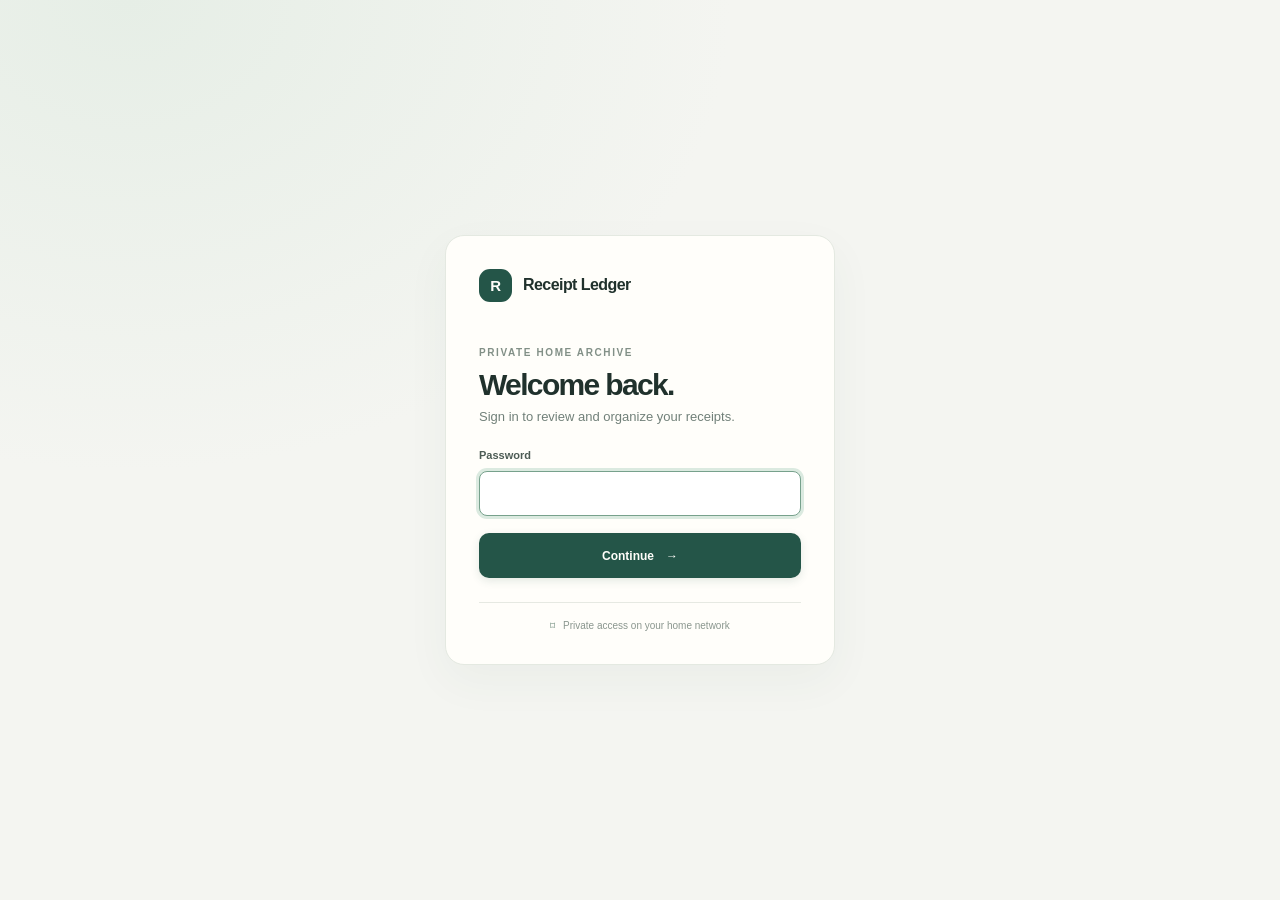
<file: static/login.html>
<!doctype html>
<html lang="en">
<head>
  <meta charset="utf-8">
  <meta name="viewport" content="width=device-width, initial-scale=1">
  <meta name="theme-color" content="#f4f5f1">
  <title>Sign in · Receipt Ledger</title>
  <link rel="stylesheet" href="/static/app.css">
  <script src="/static/login.js" defer></script>
</head>
<body class="login-page">
  <main class="login-card">
    <a class="brand" href="/" aria-label="Receipt Ledger home"><span class="brand-mark" aria-hidden="true">R</span><span>Receipt Ledger</span></a>
    <p class="eyebrow">PRIVATE HOME ARCHIVE</p>
    <h1>Welcome back.</h1>
    <p class="muted">Sign in to review and organize your receipts.</p>
    <form id="login-form" action="/login" method="post">
      <label for="password">Password</label>
      <input id="password" name="password" type="password" autocomplete="current-password" required autofocus>
      <p id="login-error" class="form-error" role="alert" hidden></p>
      <button class="button button-primary button-wide" type="submit">Continue <span aria-hidden="true">→</span></button>
    </form>
    <p class="login-footnote"><span class="lock-icon" aria-hidden="true">⌑</span> Private access on your home network</p>
  </main>
</body>
</html>
</file>
<file: static/app.css>
:root {
  color-scheme: light;
  --paper: #f4f5f1;
  --card: #fffefa;
  --ink: #20312c;
  --muted: #718079;
  --line: #e6e9e2;
  --green: #245548;
  --green-dark: #183d34;
  --green-pale: #eaf1ec;
  --orange: #cb8158;
  --danger: #a94437;
  font-family: -apple-system, BlinkMacSystemFont, 'Segoe UI', sans-serif;
  font-synthesis: none;
  text-rendering: optimizeLegibility;
}

* { box-sizing: border-box; }
body { margin: 0; background: var(--paper); color: var(--ink); }
button, input { font: inherit; }
button, a { -webkit-tap-highlight-color: transparent; }
a { color: inherit; text-decoration: none; }
.app-shell { min-height: 100vh; }
.topbar { height: 76px; padding: 0 max(28px, calc((100vw - 1160px) / 2)); display: flex; align-items: center; justify-content: space-between; border-bottom: 1px solid #e9ece6; background: rgba(255,254,250,.75); }
.brand { display: inline-flex; align-items: center; gap: 11px; font: 700 16px -apple-system, BlinkMacSystemFont, 'Segoe UI', sans-serif; letter-spacing: -.035em; }
.brand-mark { width: 33px; height: 33px; display: grid; place-items: center; border-radius: 11px; background: var(--green); color: #fffefa; font: 800 15px -apple-system, BlinkMacSystemFont, 'Segoe UI', sans-serif; }
.top-actions, .export-actions, .upload-buttons, .form-actions { display: flex; align-items: center; gap: 12px; }
.private-label { display: flex; align-items: center; gap: 8px; color: var(--muted); font-size: 12px; }
.status-dot { width: 7px; height: 7px; border-radius: 50%; background: #6c9b73; box-shadow: 0 0 0 3px #edf4ed; }
.quiet-button { border: 0; color: var(--muted); background: transparent; cursor: pointer; font-size: 13px; padding: 9px 11px; border-radius: 9px; }
.quiet-button:hover { color: var(--green); background: var(--green-pale); }
.content { max-width: 1120px; padding: 49px 26px 34px; margin: 0 auto; }
.page-heading { display: flex; justify-content: space-between; align-items: flex-end; gap: 24px; margin-bottom: 34px; }
.eyebrow { margin: 0 0 9px; color: #829087; font-size: 10px; font-weight: 700; letter-spacing: .16em; }
h1, h2, h3, p { margin-top: 0; }
h1, h2, h3 { font-family: -apple-system, BlinkMacSystemFont, 'Segoe UI', sans-serif; }
h1 { font-size: clamp(33px, 5vw, 46px); line-height: 1.13; letter-spacing: -.055em; margin-bottom: 10px; font-weight: 700; }
.lede { color: var(--muted); font-size: 14px; margin-bottom: 0; }
.button { min-height: 42px; padding: 0 15px; border-radius: 10px; border: 1px solid transparent; display: inline-flex; align-items: center; justify-content: center; gap: 12px; cursor: pointer; white-space: nowrap; font-size: 12px; font-weight: 600; transition: transform .15s ease, background .15s ease, border-color .15s ease; }
.button:hover { transform: translateY(-1px); }
.button:disabled { opacity: .55; cursor: wait; transform: none; }
.button-primary { background: var(--green); color: #fffefa; box-shadow: 0 3px 8px #24554820; }
.button-primary:hover { background: var(--green-dark); }
.button-secondary { background: var(--card); border-color: var(--line); color: #52625b; }
.button-secondary:hover, .button-outline:hover { border-color: #a8b7ad; color: var(--green); }
.button-outline { color: #52625b; background: transparent; border-color: #dce2da; }
.upload-card, .review-card { border: 1px solid #e8ebe4; border-radius: 17px; padding: 25px 28px 27px; background: var(--card); box-shadow: 0 6px 20px #244d3d08; }
.upload-card { margin-bottom: 19px; }
.card-heading { display: flex; align-items: center; gap: 14px; }
.card-heading .eyebrow { margin-bottom: 4px; }
.card-heading h2, .archive-heading h2 { font-size: 19px; letter-spacing: -.035em; line-height: 1.2; margin: 0; }
.step-icon { width: 39px; height: 39px; border: 1px solid #e0e8df; background: #f3f6f1; color: var(--green); border-radius: 12px; display: grid; place-items: center; font: 700 11px -apple-system, BlinkMacSystemFont, 'Segoe UI', sans-serif; }
.step-icon-active { color: #fff; background: var(--green); border-color: var(--green); }
.section-copy { color: var(--muted); font-size: 13px; margin: 16px 0 17px 53px; }
.upload-buttons { margin-left: 53px; flex-wrap: wrap; }
.camera-icon { font-size: 16px; line-height: 1; }
.upload-hint { margin-left: 2px; color: #8b9690; font-size: 11px; }
.status-message { margin: 15px 0 0 53px; color: var(--green); font-size: 12px; }
.status-message.is-error, .form-error { color: var(--danger); }
.review-card { margin-bottom: 19px; scroll-margin-top: 16px; }
.review-heading { position: relative; }
.discard-button { margin-left: auto; }
.file-label { margin: 13px 0 20px 53px; color: #8a958e; font-size: 11px; overflow-wrap: anywhere; }
.review-grid { display: grid; grid-template-columns: minmax(185px, .68fr) 1.5fr; gap: 25px; padding-left: 53px; }
.preview-panel { min-width: 0; min-height: 200px; display: flex; flex-direction: column; align-items: center; justify-content: center; gap: 10px; padding: 13px; border: 1px dashed #dce3da; border-radius: 12px; background: #f7f8f4; }
.preview-panel img { max-width: 100%; max-height: 250px; object-fit: contain; border-radius: 6px; }
.preview-panel p { margin: 0; color: #89948c; font-size: 10px; }
.receipt-form { display: grid; grid-template-columns: 1fr 1fr; gap: 15px 14px; align-content: start; }
.receipt-form label, .login-card label { display: flex; flex-direction: column; gap: 7px; color: #4c5b54; font-size: 11px; font-weight: 600; }
.receipt-form label span { color: #a0aaa3; font-size: 10px; font-weight: 400; margin-left: 3px; }
.receipt-form input, .login-card input { width: 100%; min-width: 0; height: 40px; padding: 0 11px; border: 1px solid #dfe5dd; border-radius: 8px; background: #fff; color: var(--ink); outline: none; font-size: 13px; }
.receipt-form input:focus, .login-card input:focus { border-color: #77a18c; box-shadow: 0 0 0 3px #dbeae0; }
.field-full { grid-column: 1 / -1; }
.review-note { margin: -2px 0 0; color: #87928b; font-size: 10px; }
.item-section { padding-top: 15px; border-top: 1px solid var(--line); }
.item-section-heading { display: flex; align-items: center; justify-content: space-between; gap: 14px; margin-bottom: 12px; }
.item-section-heading h3 { margin: 0 0 4px; font-size: 12px; letter-spacing: -.01em; }
.item-section-heading p { margin: 0; color: #87928b; font-size: 10px; }
.item-section-heading .button { min-height: 34px; padding: 0 11px; }
.items-editor { display: grid; gap: 9px; }
.items-empty { margin: 0; padding: 12px; border-radius: 9px; background: #f7f8f4; color: #87928b; font-size: 10px; }
.item-row { display: grid; grid-template-columns: 1fr 1fr auto; align-items: end; gap: 10px; padding: 10px; border: 1px solid #e8ebe4; border-radius: 10px; background: #fcfcf9; }
.item-field { min-width: 0; }
.item-remove { padding: 9px 6px; color: #a06c60; font-size: 10px; }
.receipt-items-summary { grid-column: 2 / -1; margin-top: -2px; color: #718079; font-size: 10px; }
.receipt-items-summary summary { width: fit-content; cursor: pointer; color: var(--green); font-weight: 600; }
.receipt-items-summary ul { display: grid; gap: 5px; margin: 7px 0 4px; padding-left: 15px; }
.receipt-items-summary li { color: #68766f; line-height: 1.4; }
.form-actions { justify-content: flex-start; }
.save-status { color: var(--muted); font-size: 11px; }
.save-status.is-error { color: var(--danger); }
.archive-section { margin-top: 41px; }
.archive-heading { display: flex; align-items: flex-end; justify-content: space-between; margin-bottom: 16px; }
.archive-heading .eyebrow { margin-bottom: 7px; }
.archive-heading h2 { display: flex; align-items: center; gap: 9px; font-size: 20px; }
.count-badge { display: inline-grid; min-width: 24px; height: 22px; padding: 0 6px; place-items: center; background: #e8eee8; color: var(--green); border-radius: 7px; font: 600 11px -apple-system, BlinkMacSystemFont, 'Segoe UI', sans-serif; }
.receipt-list { border: 1px solid #e8ebe4; border-radius: 13px; background: var(--card); overflow: hidden; }
.empty-state { min-height: 168px; display: flex; flex-direction: column; align-items: center; justify-content: center; color: #8b9690; font-size: 11px; }
.empty-state p { margin: 8px 0 4px; color: #53645b; font-size: 13px; font-weight: 600; }
.empty-icon { color: #9eafa3; font-size: 24px; }
.receipt-row { min-height: 76px; display: grid; grid-template-columns: 40px minmax(0, 1fr) minmax(90px, auto) 34px; align-items: center; gap: 14px; padding: 12px 17px; border-bottom: 1px solid #edf0ea; }
.receipt-row:last-child { border-bottom: 0; }
.receipt-thumb { width: 39px; height: 39px; border-radius: 11px; display: grid; place-items: center; color: #668273; background: #eef3ed; font-size: 17px; }
.receipt-details { min-width: 0; }
.receipt-details h3 { overflow: hidden; text-overflow: ellipsis; white-space: nowrap; margin: 0 0 4px; font-size: 12px; font-weight: 700; letter-spacing: -.01em; }
.receipt-details p { overflow: hidden; text-overflow: ellipsis; white-space: nowrap; color: #87928b; margin: 0; font-size: 10px; }
.receipt-amount { color: #3b5147; font-size: 12px; font-weight: 600; text-align: right; }
.download-link { width: 31px; height: 31px; display: grid; place-items: center; border-radius: 9px; background: #f3f6f1; color: var(--green); font-size: 15px; }
.download-link:hover { background: var(--green); color: white; }
.app-footer { display: flex; justify-content: space-between; gap: 20px; margin-top: 17px; padding: 0 3px; color: #99a29b; font-size: 10px; }
.visually-hidden { position: absolute; width: 1px; height: 1px; padding: 0; margin: -1px; overflow: hidden; clip: rect(0, 0, 0, 0); white-space: nowrap; border: 0; }

.login-page { min-height: 100vh; display: grid; place-items: center; padding: 24px; background: radial-gradient(ellipse at 10% 0%, #e6eee6 0, transparent 37%), var(--paper); }
.login-card { width: min(100%, 390px); padding: 33px; border: 1px solid #e4e9e1; border-radius: 19px; background: var(--card); box-shadow: 0 16px 45px #244d3d0c; }
.login-card .brand { margin-bottom: 45px; }
.login-card .eyebrow { margin-bottom: 10px; }
.login-card h1 { font-size: 30px; margin-bottom: 8px; }
.login-card .muted { margin-bottom: 25px; color: var(--muted); font-size: 13px; }
.login-card form { display: grid; gap: 10px; }
.login-card input { height: 45px; }
.button-wide { width: 100%; margin-top: 7px; height: 45px; }
.login-footnote { margin: 24px 0 0; padding-top: 17px; border-top: 1px solid var(--line); color: #8a968e; font-size: 10px; text-align: center; }
.lock-icon { margin-right: 5px; color: #688576; }
.form-error { margin: 0; font-size: 11px; line-height: 1.5; }

@media (max-width: 760px) {
  .topbar { height: 64px; padding: 0 18px; }
  .private-label { display: none; }
  .content { padding: 33px 17px 27px; }
  .page-heading { align-items: flex-start; flex-direction: column; gap: 18px; margin-bottom: 25px; }
  .page-heading h1 { font-size: 36px; }
  .export-actions { width: 100%; }
  .export-actions .button { flex: 1; }
  .upload-card, .review-card { padding: 21px 18px; }
  .section-copy, .upload-buttons, .status-message { margin-left: 0; }
  .upload-buttons { gap: 9px; }
  .upload-hint { width: 100%; margin-top: 2px; }
  .review-grid { grid-template-columns: 1fr; padding-left: 0; gap: 16px; }
  .file-label { margin-left: 0; }
  .preview-panel { min-height: 150px; }
  .preview-panel img { max-height: 200px; }
  .receipt-items-summary { grid-column: 2 / -1; }
  .archive-section { margin-top: 33px; }
}

@media (max-width: 430px) {
  .brand { font-size: 14px; }
  .topbar { padding: 0 13px; }
  .content { padding-right: 13px; padding-left: 13px; }
  .upload-card, .review-card { padding: 18px 15px; border-radius: 14px; }
  .upload-buttons .button { flex: 1; padding: 0 10px; }
  .item-row { grid-template-columns: 1fr 1fr; }
  .item-remove { justify-self: end; grid-column: 1 / -1; padding: 3px 6px; }
  .receipt-row { grid-template-columns: 34px minmax(0, 1fr) 31px; gap: 10px; padding: 11px; }
  .receipt-thumb { width: 34px; height: 34px; }
  .receipt-amount { grid-column: 2; text-align: left; font-size: 10px; }
  .download-link { grid-column: 3; grid-row: 1 / span 2; }
  .app-footer { font-size: 9px; }
  .login-card { padding: 26px 22px; }
}

@media (prefers-reduced-motion: reduce) {
  *, *::before, *::after { scroll-behavior: auto !important; transition-duration: .01ms !important; animation-duration: .01ms !important; }
}
</file>
